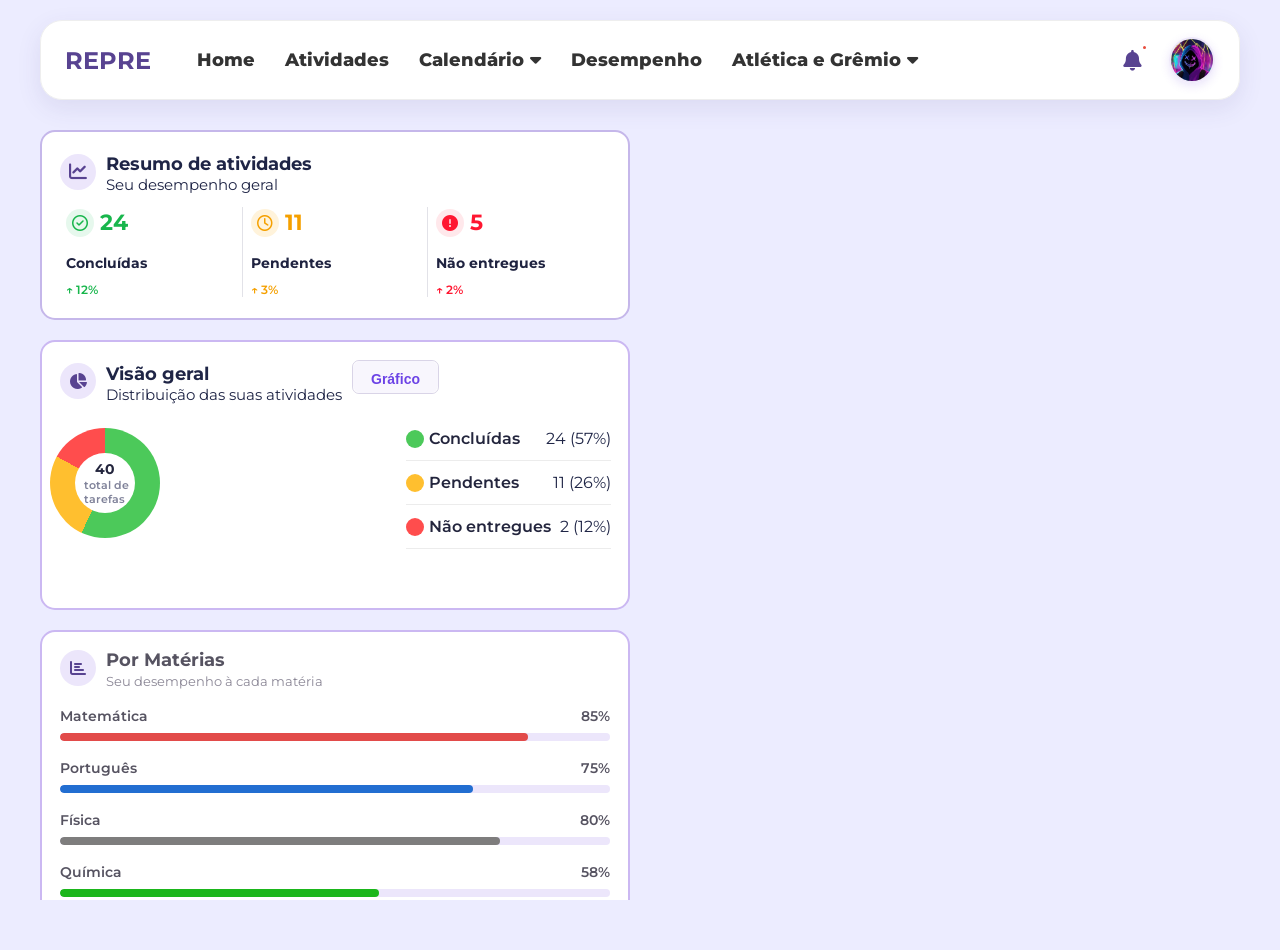
<file: dash.html>
<!DOCTYPE html>
<html lang="pt-BR">

<head>
    <meta charset="UTF-8">
    <meta name="viewport" content="width=device-width, initial-scale=1.0">
    <title>Repre</title>
    <link rel="stylesheet" href="dash.css">
    <link rel="preconnect" href="https://fonts.googleapis.com">
    <link rel="preconnect" href="https://fonts.gstatic.com" crossorigin>
    <link href="https://fonts.googleapis.com/css2?family=Montserrat:wght@400;600;700&display=swap" rel="stylesheet">
    <link rel="stylesheet" href="https://cdnjs.cloudflare.com/ajax/libs/font-awesome/6.7.2/css/all.min.css">
</head>

<body>

    <div class="layout">

        <div class="navbar">
            <div class="logo">
                <div class="logo-icon">
                    REPRE
                </div>
            </div>

            <div class="links">
                <a href="#">Home</a>
                <a href="#">Atividades</a>
                <a href="#">
                    Calendário
                    <i class="fa-solid fa-caret-down"></i>
                </a>
                <a href="#">Desempenho</a>
                <a href="#">
                    Atlética e Grêmio
                    <i class="fa-solid fa-caret-down"></i>
                </a>
            </div>
            <div class="sininho">
                <i class="fa-solid fa-bell" style="color: #584391;"></i>
            </div>
            <div class="profile">
                <img src="imagem-foto-perfil.jpg" alt="Foto de perfil">
            </div>
        </div>

        <div class="content">
            <div class="dashboard-conteudo">
                <div class="dashboard">
                    <div class="header-dash">
                        <div class="header-dash-left">
                            <div class="bola-header-dash">
                                <i class="fa-solid fa-chart-line" style="font-size: 18px; color: #584391;"></i>
                            </div>

                            <div>
                                <h2>Resumo de atividades</h2>
                                <p>Seu desempenho geral</p>
                            </div>
                        </div>
                    </div>


                    <div class="particoes">

                        <div class="card-particoes">
                            <div class="topo-particoes">
                                <div class="circle verdin"><i class="fa-regular fa-circle-check"></i></div>
                                <span class="numero verdin-text">24</span>
                            </div>

                            <h3>Concluídas</h3>
                            <p class="variacao verdin-text">↑ 12%</p>
                        </div>

                        <div class="divisoria"></div>

                        <div class="card-particoes">
                            <div class="topo-particoes">
                                <div class="circle amarelo"><i class="fa-regular fa-clock"></i></div>
                                <span class="numero amarelo-text">11</span>
                            </div>

                            <h3>Pendentes</h3>
                            <p class="variacao amarelo-text">↑ 3%</p>
                        </div>

                        <div class="divisoria"></div>

                        <div class="card-particoes">
                            <div class="topo-particoes">
                                <div class="circle vermeio"><i class="fa-solid fa-circle-exclamation"></i></div>
                                <span class="numero vermeio-text">5</span>
                            </div>

                            <h3>Não entregues</h3>
                            <p class="variacao vermeio-text">↑ 2%</p>
                        </div>
                    </div>
                </div>



                <div class="painel">
                    <div class="header-painel">
                        <div class="icon-header">
                            <i class="fa-solid fa-chart-pie" style="color: #584391;"></i>
                        </div>
                        <div class="header-painel-left">


                            <h2>Visão geral</h2>
                            <p>Distribuição das suas atividades</p>

                        </div>

                        <div class="trocas">
                            <button class="active">Gráfico</button>
                        </div>
                    </div>

                    <div class="painel-content">
                        <div class="chart">
                            <div class="pizza">
                                <div class="center">
                                    <h1>40</h1>
                                    <span>total de tarefas</span>
                                </div>
                            </div>
                        </div>

                        <div class="dados">
                            <div class="item">
                                <div class="info">
                                    <span class="bola green"></span>
                                    <p>Concluídas</p>
                                </div>

                                <span>24 (57%)</span>
                            </div>

                            <div class="item">
                                <div class="info">
                                    <span class="bola yellow"></span>
                                    <p>Pendentes</p>
                                </div>

                                <span>11 (26%)</span>
                            </div>

                            <div class="item">
                                <div class="info">
                                    <span class="bola red"></span>
                                    <p>Não entregues</p>
                                </div>

                                <span style="margin-left: 5px;">2 (12%)</span>
                            </div>
                        </div>
                    </div>
                </div>


                <div class="wrapper-painel-porMateria">
                    <div class="painel-porMateria-container">
                        <div class="painel-porMateria">
                            <div class="header-painel-porMateria">
                                <div class="icon-header-painel-porMateria">
                                    <i class="fa-solid fa-chart-bar" style="color: #584391;"></i>
                                </div>

                                <div class="header-painel-porMateria-left">
                                    <h2>Por Matérias</h2>
                                    <p>Seu desempenho à cada matéria</p>
                                </div>
                            </div>

                            <div class="painel-porMateria-content">
                                <div class="materias">
                                    <div class="materias-header">
                                        <span>Matemática</span>
                                        <span>85%</span>
                                    </div>

                                    <div class="barra-progresso">
                                        <div class="progresso matematica"></div>
                                    </div>
                                </div>

                                <div class="materias">
                                    <div class="materias-header">
                                        <span>Português</span>
                                        <span>75%</span>
                                    </div>

                                    <div class="barra-progresso">
                                        <div class="progresso portugues"></div>
                                    </div>
                                </div>

                                <div class="materias">
                                    <div class="materias-header">
                                        <span>Física</span>
                                        <span>80%</span>
                                    </div>
                                    <div class="barra-progresso">
                                        <div class="progresso fisica"></div>
                                    </div>
                                </div>

                                <div class="materias">
                                    <div class="materias-header">
                                        <span>Química</span>
                                        <span>58%</span>
                                    </div>
                                    <div class="barra-progresso">
                                        <div class="progresso quimica"></div>
                                    </div>
                                </div>

                                <div class="materias">
                                    <div class="materias-header">
                                        <span>Sociologia</span>
                                        <span>77%</span>
                                    </div>
                                    <div class="barra-progresso">
                                        <div class="progresso sociologia"></div>
                                    </div>
                                </div>

                                <div class="materias">
                                    <div class="materias-header">
                                        <span>Banco de Dados</span>
                                        <span>90%</span>
                                    </div>
                                    <div class="barra-progresso">
                                        <div class="progresso banco-dados"></div>
                                    </div>
                                </div>

                                <div class="materias">
                                    <div class="materias-header">
                                        <span>Fiolosofia</span>
                                        <span>88%</span>
                                    </div>
                                    <div class="barra-progresso">
                                        <div class="progresso filosofia"></div>
                                    </div>
                                </div>
                            </div>
                        </div>
                    </div>
                </div>
            </div>
        </div>


</body>

</html>
</file>
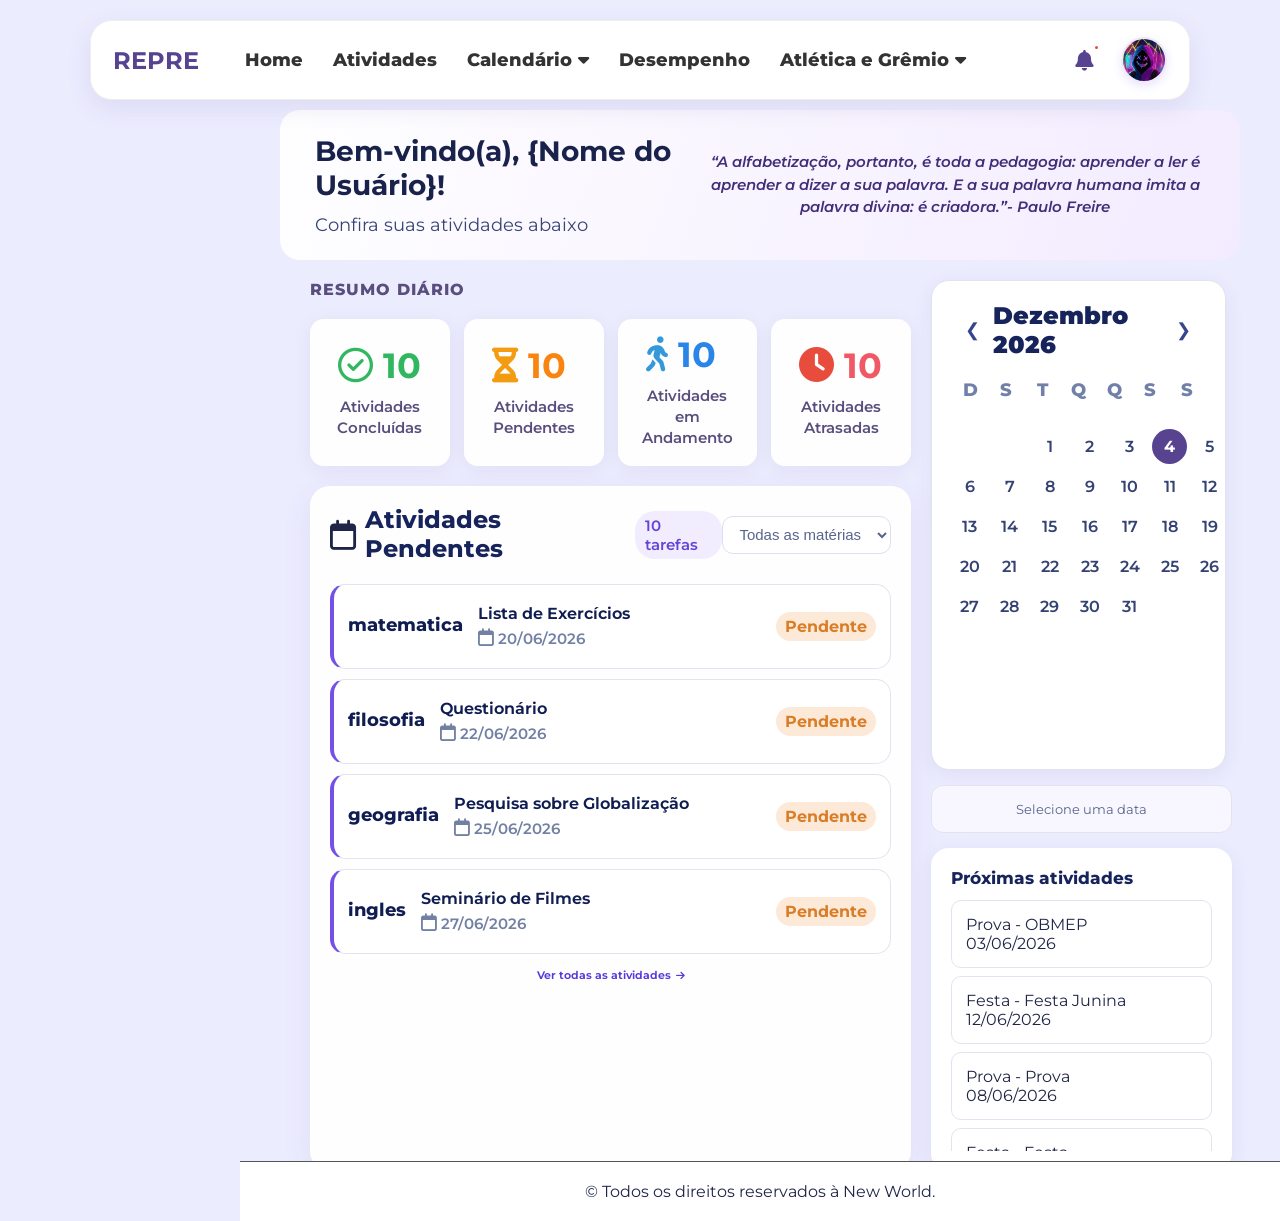
<file: home.html>
<!doctype html>
<html lang="pt-BR">

<head>
  <meta charset="UTF-8" />
  <meta name="viewport" content="width=device-width, initial-scale=1.0" />
  <title>Repre</title>
  <link rel="stylesheet" href="home.css" />
  <link rel="preconnect" href="https://fonts.googleapis.com" />
  <link rel="preconnect" href="https://fonts.gstatic.com" crossorigin />
  <link href="https://fonts.googleapis.com/css2?family=Montserrat:wght@400;600;700&display=swap" rel="stylesheet" />
  <link rel="stylesheet" href="https://cdnjs.cloudflare.com/ajax/libs/font-awesome/6.7.2/css/all.min.css" />
</head>

<body>
  <div class="layout">

    <div class="navbar">
      <div class="logo">
        <div class="logo-icon">
          REPRE
        </div>
      </div>

      <div class="links">
        <a href="#">Home</a>
        <a href="#">Atividades</a>
        <a href="#">
          Calendário
          <i class="fa-solid fa-caret-down"></i>
        </a>
        <a href="#">Desempenho</a>
        <a href="#">
          Atlética e Grêmio
          <i class="fa-solid fa-caret-down"></i>
        </a>
      </div>
      <div class="sininho">
        <i class="fa-solid fa-bell" style="color: #584391;"></i>
      </div>
      <div class="profile">
        <img src="imagem-foto-perfil.jpg" alt="Foto de perfil">
      </div>
    </div>



    <main class="content">
      <div class="containerWelcome">
        <section class="welcome">
          <div class="welcome-text">
            <h1>
              Bem-vindo(a), {Nome do Usuário}!
            </h1>
            <p>
              Confira suas atividades abaixo
            </p>
          </div>
          <div class="citacao">
            “A alfabetização, portanto, é toda a pedagogia: aprender a ler é aprender a dizer a sua palavra. E a sua
            palavra humana imita a palavra divina: é criadora.”- Paulo Freire
          </div>
        </section>

        <div class="dashboard-conteudo">

          <section class="resumo-section">

            <h2 class="resumo-title">
              Resumo Diário
            </h2>

            <div class="resumo-scroll-wrap" id="resumoScroll">

              <div class="resumo-inner">

                <div class="resumo-card verde">
                  <span class="resumo-card-num"><i class="fa-regular fa-circle-check" style="color: #30b75f;"></i>
                    10</span>
                  <span class="resumo-card-label">
                    Atividades Concluídas
                  </span>
                </div>

                <div class="resumo-card amarelo">
                  <span class="resumo-card-num"><i class="fa-solid fa-hourglass-half" style="color: #f39c12;"></i>
                    10</span>
                  <span class="resumo-card-label">
                    Atividades Pendentes
                  </span>
                </div>

                <div class="resumo-card azul">
                  <span class="resumo-card-num"><i class="fa-solid fa-person-walking" style="color: #3498db;"></i>
                    10</span>
                  <span class="resumo-card-label">
                    Atividades em Andamento
                  </span>
                </div>

                <div class="resumo-card vermei">
                  <span class="resumo-card-num"><i class="fa-solid fa-clock" style="color: #e74c3c;"></i> 10</span>
                  <span class="resumo-card-label">
                    Atividades Atrasadas
                  </span>
                </div>

              </div>
            </div>
          </section>


          <section class="wrapper-atividades">
            <div class="atividades-coluna">

              <div class="atividades-header">
                <div class="atividades-titulo">
                  <i class="fa-regular fa-calendar"></i>
                  <h2 class="title-atividades">
                    Atividades Pendentes
                  </h2>
                  <span class="contador-atividades">
                    10 tarefas
                  </span>
                </div>


                <select class="filtro-materias" id="filtro-materias">
                  <option value="todas">
                    Todas as matérias
                  </option>
                  <option value="matematica">
                    Matemática
                  </option>
                  <option value="filosofia">
                    Filosofia
                  </option>
                  <option value="geografia">
                    Geografia
                  </option>
                  <option value="ingles">
                    Inglês
                  </option>
                  <option value="historia">
                    História
                  </option>
                </select>
              </div>

              <div class="cards-container" id="cards-container">
              </div>
              <div class="ver-todas-atividades">
                <a href="#">
                  Ver todas as atividades
                  <i class="fa-solid fa-arrow-right"></i>
                </a>
              </div>
            </div>
          </section>



          <section class="coluna-calendario">

            <div class="calendario">
              <div class="calendario-header">
                <button id="prev">❮</button>
                <h2 id="mes"></h2>

                <button id="next">❯</button>

              </div>


              <div class="weekdays">

                <span>D</span>
                <span>S</span>
                <span>T</span>
                <span>Q</span>
                <span>Q</span>
                <span>S</span>
                <span>S</span>

              </div>


              <div id="calendarDays" class="days">
              </div>
        </div>

        <div id="eventoInfo" class="evento-info">

          Selecione uma data

        </div>


        <!-- PRÓXIMAS ATIVIDADES -->

        <div class="wrapper-proximos">

          <h2 class="title-proximo">
            Próximas atividades
          </h2>

          <div class="cards-container" id="proximos-container">
          </div>

        </div>
      </div>

    </main>
    <footer class="footer">
      © Todos os direitos reservados à New World.
    </footer>
  </div>

  <script src="home.js"></script>
</body>

</html>
</file>
<file: dash.css>
:root {
    --branco: rgba(255, 255, 255, 1);
    --fundo: rgb(236, 236, 255);
    --card: rgb(241, 241, 241);
    --roxo: rgba(109, 66, 219, 1);
    --roxo-claro: rgba(137, 103, 229, 1);
    --roxo-suave: rgba(245, 241, 254, 1);
    --texto: rgba(31, 37, 70, 1);
    --texto-secundario: rgba(89, 78, 125, 1);
    --texto-fraco: rgba(138, 141, 161, 1);
    --borda: rgb(83, 84, 85);
    --borda-clara: rgba(238, 240, 246, 1);
    --verde: rgba(48, 183, 95, 1);
    --verde-suave: rgba(243, 248, 249, 1);
    --vermelho: rgba(240, 88, 101, 1);
    --vermelho-suave: rgba(254, 238, 240, 1);
    --azul: rgba(42, 133, 232, 1);
    --azul-suave: rgba(235, 244, 253, 1);
    --laranja: rgba(249, 132, 15, 1);
    --laranja-suave: rgba(255, 245, 232, 1);
    --sombra: 0 4px 20px rgba(31, 37, 70, .06);
    --sombra-hover: 0 8px 28px rgba(109, 66, 219, .12);
    --raio: 14px;
    --transicao: .25s ease
}

*,
*::before,
*::after {
    box-sizing: border-box;
    margin: 0;
    padding: 0
}

html,
body {
    width: 100%;
    min-height: 100%
}

body {
    min-height: 100vh;
    overflow-x: hidden;
    font-family: "Montserrat", sans-serif;
    background-color: var(--fundo);
    color: var(--texto);
}

.layout {
    min-height: 100vh;
    display: flex;
    flex-direction: column;
    background: var(--fundo);
}

.navbar {
    position: sticky;
    top: 20px;
    z-index: 1000;

    width: calc(100% - 80px);
    max-width: 1400px;
    height: 80px;
    margin: 20px auto 0;

    padding: 0 24px;
    background: rgba(255, 255, 255, .96);
    border: 1px solid #eeeeee;
    border-radius: 22px;
    box-shadow: 0 8px 25px rgba(70, 60, 130, .10);

    display: flex;
    align-items: center;
    gap: 15px;
}

.logo {
    display: flex;
    align-items: center;
    flex-shrink: 0;
    margin-right: 10px;
}

.logo-icon {
    width: auto;
    height: 45px;
    display: flex;
    align-items: center;
    justify-content: center;
    color: #584391;
    border-radius: 12px;
    font-size: 24px;
    font-weight: 700;
    white-space: nowrap;
}

.links {
    display: flex;
    align-items: center;
    gap: 8px;
    margin-left: 10px;
    flex: 1;
}

.links a {
    display: flex;
    align-items: center;
    gap: 6px;
    padding: 9px 11px;
    border-radius: 10px;
    text-decoration: none;
    color: #333333;
    font-size: 18px;
    font-weight: 800;
    white-space: nowrap;
    transition: all 0.25s ease;
}

.links a:hover {
    color: #584391;
    background-color: #f1edfa;
}

.links a.active {
    color: #584391;
    background-color: #f1edfa;
    font-weight: 600;
}

.sininho {
    position: relative;
    width: 44px;
    height: 44px;
    display: flex;
    align-items: center;
    justify-content: center;
    flex-shrink: 0;
    border-radius: 10px;
    font-size: 21px;
    cursor: pointer;
    transition: 0.25s ease;
}

.sininho:hover {
    background-color: #f1edfa;
}

.sininho::after {
    content: "";
    position: absolute;
    top: 6px;
    right: 6px;
    width: 7px;
    height: 7px;
    border-radius: 50%;
    background-color: #e74c3c;
    border: 2px solid white;
}

.profile {
    width: 46px;
    height: 46px;
    flex-shrink: 0;
    border-radius: 50%;
    overflow: hidden;
    border: 2px solid #eee8fa;
    box-shadow: 0 3px 10px rgba(109, 66, 219, .15);
    cursor: pointer;
    transition: .25s ease;
}

.profile:hover {
    transform: scale(1.05);
    border-color: #584391;
}

.profile img {
    width: 100%;
    height: 100%;
    display: block;
    object-fit: cover;
}

.welcome {
    background: linear-gradient(110deg, #fffffff5, #f3ebff);
    min-height: 110px;
    border-radius: 20px;
    padding: 24px 35px;
    display: flex;
    align-items: center;
    justify-content: space-between;
    margin-bottom: 20px;
    overflow: hidden;
    animation: fadeDown .5s .1s ease both;
}

.welcome .welcome-text {
    display: flex;
    flex-direction: column;
    gap: 4px;
}

.welcome h1 {
    font-size: 28px;
    margin: 0 0 8px 0;
    color: #19224b;
}

.welcome p {
    margin: 0;
    color: #374474;
    font-size: 18px;
}

.citacao {
    font-style: italic;
    color: #422e79;
    max-width: 500px;
    text-align: center;
    line-height: 1.5;
    font-size: 15px;
    font-weight: 600;
}



.content {
    width: 100%;
    max-width: 1400px;
    margin: 0 auto;

    padding: 30px 40px 50px;
    overflow: visible;
}

.dashboard-conteudo {
    width: 100%;
    margin: 0;
    display: grid;
    grid-template-columns: minmax(0, 1fr) minmax(0, 1fr);
    grid-auto-rows: auto;
    gap: 20px;
    align-items: start;
}

.dashboard {
    width: 100%;
    min-height: 190px;

    background: #fff;
    border: 2px solid #c5b7ea;
    border-radius: 15px;

    padding: 18px;

    overflow: hidden;

    /* Primeira coluna */
    grid-column: 1;
}

.header-dash {
    display: flex;
    justify-content: space-between;
    align-items: center;
    margin-bottom: 14px;
}

.header-dash-left {
    display: flex;
    align-items: center;
    gap: 10px;
}

.bola-header-dash {
    width: 36px;
    height: 36px;
    border-radius: 50%;
    background: #ece6fb;
    display: flex;
    align-items: center;
    justify-content: center;
    font-size: 14px;
}

.header-dash h2 {
    font-size: 18px;
    margin-top: 5px;
    line-height: 1.1;
}

.header-dash p {
    font-size: 15px;
    margin-top: 2px;
    line-height: 1.1;
}

.periodo {
    margin-right: -8px;
    margin-top: -16px;
    font-size: 12px;
    white-space: nowrap;
    color: #584391;
    font-weight: 600;
}

.particoes {
    display: flex;
    height: calc(100% - 50px);
    align-items: stretch;
}

.card-particoes {
    flex: 1;
    padding: 0 6px;
    display: flex;
    flex-direction: column;
    align-items: baseline;
    text-align: center;
}

.topo-particoes {
    display: flex;
    align-items: center;
    justify-content: center;
    gap: 6px;
    margin-bottom: 8px;
    min-height: 32px;
}

.circle {
    width: 28px;
    height: 28px;
    min-width: 28px;
    border-radius: 50%;
    display: flex;
    align-items: center;
    justify-content: center;
}

.numero {
    font-size: 22px;
    font-weight: 700;
    line-height: 1;
}


.card-particoes h3 {
    font-size: 14px;
    color: #1f2340;
    line-height: 1.2;
    min-height: 32px;
    display: flex;
    align-items: center;
    justify-content: center;
    margin-bottom: 6px;
}

.variacao {
    font-size: 12px;
    font-weight: 600;
    margin-top: -3px;
}

.verdin {
    background: #e6f8ed;
    color: #18b64c;
}

.verdin-text {
    color: #18b64c;
}

.amarelo {
    background: #fff3db;
    color: #f5a000;
}

.amarelo-text {
    color: #f5a000;
}

.vermeio {
    background: #ffe8eb;
    color: #ff1731;
}

.vermeio-text {
    color: #ff1731;
}

.divisoria {
    width: 1px;
    background: #e2e2e8;
    margin: 0 2px;
}

.painel {
    width: 100%;
    height: 270px;

    margin: 0;

    background: #fff;
    border: 2px solid #cbb8f2;
    border-radius: 15px;

    padding: 18px;

    overflow: hidden;

    /* Segunda linha da primeira coluna */
    grid-column: 1;
}

.header-painel {
    display: flex;
    align-items: flex-start;
    gap: 10px;
    margin-bottom: 14px;
}

.header-painel-left {
    display: flex;
    flex-direction: column;
    justify-content: center;
}

.header-painel-left h2 {
    font-size: 18px;
    margin-top: 5px;
    line-height: 1.1;
}

.header-painel-left p {
    margin: 2px 0 0;
    font-size: 15px;
    margin-top: 2px;
    line-height: 1.1;
}

.icon-header {
    width: 36px;
    height: 36px;
    border-radius: 50%;
    background: #ece6fb;
    display: flex;
    align-items: center;
    justify-content: center;
    font-size: 16px;
    flex-shrink: 0;
    margin-top: 3px;
}

.trocas {
    display: flex;
    background: #fff;
    border: 1px solid #d9d4e7;
    border-radius: 7px;
    width: fit-content;
}

.trocas button {
    border: none;
    background: transparent;
    padding: 10px 18px;
    height: 32px;
    border-radius: 8px;
    font-size: 14px;
    font-weight: 700;
    cursor: pointer;
    transition: all 0.2s ease;
}

.trocas .active {
    background: #f8f6fd;
    color: #6c43e6;
}

.painel-content {
    display: flex;
    justify-content: space-between;
    align-items: center;
    margin-top: 10px;
}

.pizza {
    width: 110px;
    height: 110px;
    border-radius: 50%;
    background: conic-gradient(#4cc95a 0% 57%,
            #ffbf2f 57% 83%,
            #ff4d4d 83% 100%);
    display: flex;
    justify-content: center;
    align-items: center;
    margin-left: -10px;
}

.center {
    width: 60px;
    height: 60px;
    background: white;
    border-radius: 50%;
    display: flex;
    flex-direction: column;
    justify-content: center;
    align-items: center;
}

.center h1 {
    font-size: 14px;
    color: #23253d;
}

.center span {
    color: #80839a;
    font-size: 11px;
    font-weight: 600;
    margin-left: 9px;
}

.dados {
    width: 205px;
    margin-right: -1px;
}

.item {
    display: flex;
    justify-content: space-between;
    align-items: center;
    padding: 12px 0;
    border-bottom: 1px solid #ececec;
}

.info {
    display: flex;
    align-items: center;
    gap: 5px;
}

.bola {
    width: 18px;
    height: 18px;
    border-radius: 50%;
}

.green {
    background: #4cc95a;
}

.yellow {
    background: #ffbf2f;
}

.red {
    background: #ff4d4d;
}

.info p {
    font-size: 16px;
    color: #23253d;
    font-weight: 600;
}



.wrapper-painel-porMateria {
    width: 100%;

    margin: 0;

    display: flex;
    flex-direction: column;

    grid-column: 1;
}


.painel-porMateria-container {
    width: 100%;
    display: flex;
    flex-direction: column;
    gap: 8px;
    max-height: 270px;
    overflow-y: auto;
    overflow-x: hidden;
}


.painel-porMateria {
    width: 100%;

    background: #fff;
    border: 2px solid #cbb8f2;
    border-radius: 15px;

    padding: 18px;
}


.painel-porMateria-container::-webkit-scrollbar {
    display: none;
}

.header-painel-porMateria {
    display: flex;
    align-items: flex-start;
    gap: 10px;
    margin-bottom: 18px;
}

.icon-header-painel-porMateria {
    width: 36px;
    height: 36px;
    border-radius: 50%;
    background: #ece6fb;
    display: flex;
    align-items: center;
    justify-content: center;
    font-size: 16px;
    flex-shrink: 0;
}

.header-painel-porMateria-left {
    display: flex;
    flex-direction: column;
}

.header-painel-porMateria-left h2 {
    font-size: 18px;
    font-weight: 700;
    color: #565361;
    margin: 0;
    line-height: 1.2;
}

.header-painel-porMateria-left p {
    font-size: 13px;
    color: #8b8796;
    margin: 2px 0 0;
    line-height: 1.2;
}

.painel-porMateria-content {
    width: 100%;
    gap: 15px;
}

.materias {
    margin-bottom: 18px;
}

.materias:last-child {
    margin-bottom: 5px;
}

.materias-header {
    display: flex;
    justify-content: space-between;
    align-items: center;
    margin-bottom: 8px;
}

.materias-header span {
    align-items: right;
    text-align: right;
    font-size: 14px;
    font-weight: 600;
    color: #565361;
}

.barra-progresso {
    width: 100%;
    height: 8px;
    background: #ece6fb;
    border-radius: 999px;
    overflow: hidden;
}

.progresso {
    height: 100%;
    border-radius: 999px;
    transition: width 0.3s ease;
}

.matematica {
    width: 85%;
    background: #E24B4A;
    ;
}

.portugues {
    width: 75%;
    background: #226ed1;
}

.fisica {
    width: 80%;
    background: #7e7d7d;
}

.banco-dados {
    width: 90%;
    background: #19447c;
}

.quimica {
    width: 58%;
    background: #1bb61b;
}

.sociologia {
    width: 77%;
    background: #a5b41d;
}

.filosofia {
    width: 88%;
    background: #6d1cb8;
}

@media (max-width: 420px) {
    .fundo-pagina {
        padding: 0;
        background: #ffffff;
        align-items: flex-start;
    }

    .frame-celular {
        width: 100%;
        min-height: 100vh;
        border-radius: 0;
        border: none;
        box-shadow: none;
    }
}
</file>
<file: home.css>
:root {
    --branco: rgba(255, 255, 255, 1);
    --fundo: rgb(236, 236, 255);
    --card: rgb(241, 241, 241);
    --roxo: rgba(109, 66, 219, 1);
    --roxo-claro: rgba(137, 103, 229, 1);
    --roxo-suave: rgba(245, 241, 254, 1);
    --texto: rgba(31, 37, 70, 1);
    --texto-secundario: rgba(89, 78, 125, 1);
    --texto-fraco: rgba(138, 141, 161, 1);
    --borda: rgb(83, 84, 85);
    --borda-clara: rgba(238, 240, 246, 1);
    --verde: rgba(48, 183, 95, 1);
    --verde-suave: rgba(243, 248, 249, 1);
    --vermelho: rgba(240, 88, 101, 1);
    --vermelho-suave: rgba(254, 238, 240, 1);
    --azul: rgba(42, 133, 232, 1);
    --azul-suave: rgba(235, 244, 253, 1);
    --laranja: rgba(249, 132, 15, 1);
    --laranja-suave: rgba(255, 245, 232, 1);
    --sombra: 0 4px 20px rgba(31, 37, 70, .06);
    --sombra-hover: 0 8px 28px rgba(109, 66, 219, .12);
    --raio: 14px;
    --transicao: .25s ease
}

*,
*::before,
*::after {
    box-sizing: border-box;
    margin: 0;
    padding: 0
}

html,
body {
    width: 100%;
    min-height: 100%
}

body {
    min-height: 100vh;
    overflow-x: hidden;
    font-family: "Montserrat", sans-serif;
    background-color: var(--fundo);
    color: var(--texto);
}

.layout {
    min-height: 100vh;
    display: grid;
    grid-template-columns: 240px 1fr;
    grid-template-rows: 70px 1fr 60px;
    grid-template-areas: "header navbar" "sidebar content" "sidebar footer";
    background-color: var(--fundo)
}


.navbar {
    position: fixed;
    top: 20px;
    left: 50%;
    transform: translateX(-50%);
    width: calc(100% - 180px);
    max-width: 1200px;
    height: 80px;
    padding: 0 22px;
    box-sizing: border-box;
    background: rgba(255, 255, 255, 0.96);
    border: 1px solid #eeeeee;
    border-radius: 22px;
    box-shadow: 0 8px 25px rgba(70, 60, 130, 0.10);
    display: flex;
    align-items: center;
    gap: 15px;
    z-index: 1000;
}

.logo {
    display: flex;
    align-items: center;
    flex-shrink: 0;
    margin-right: 10px;
}

.logo-icon {
    width: auto;
    height: 45px;
    display: flex;
    align-items: center;
    justify-content: center;
    color: #584391;
    border-radius: 12px;
    font-size: 24px;
    font-weight: 700;
    white-space: nowrap;
}

.links {
    display: flex;
    align-items: center;
    gap: 8px;
    margin-left: 10px;
    flex: 1;
}

.links a {
    display: flex;
    align-items: center;
    gap: 6px;
    padding: 9px 11px;
    border-radius: 10px;
    text-decoration: none;
    color: #333333;
    font-size: 18px;
    font-weight: 800;
    white-space: nowrap;
    transition: all 0.25s ease;
}

.links a:hover {
    color: #584391;
    background-color: #f1edfa;
}

.links a.active {
    color: #584391;
    background-color: #f1edfa;
    font-weight: 600;
}

.sininho {
    position: relative;
    width: 44px;
    height: 44px;
    display: flex;
    align-items: center;
    justify-content: center;
    flex-shrink: 0;
    border-radius: 10px;
    font-size: 21px;
    cursor: pointer;
    transition: 0.25s ease;
}

.sininho:hover {
    background-color: #f1edfa;
}

.sininho::after {
    content: "";
    position: absolute;
    top: 6px;
    right: 6px;
    width: 7px;
    height: 7px;
    border-radius: 50%;
    background-color: #e74c3c;
    border: 2px solid white;
}

.profile {
    width: 46px;
    height: 46px;
    flex-shrink: 0;
    border-radius: 50%;
    overflow: hidden;
    border: 2px solid #eee8fa;
    box-shadow: 0 3px 10px rgba(109, 66, 219, .15);
    cursor: pointer;
    transition: .25s ease;
}

.profile:hover {
    transform: scale(1.05);
    border-color: #584391;
}

.profile img {
    width: 100%;
    height: 100%;
    display: block;
    object-fit: cover;
}

.welcome {
    background: linear-gradient(110deg, #fffffff5, #f3ebff);
    min-height: 110px;
    border-radius: 20px;
    padding: 24px 35px;
    display: flex;
    align-items: center;
    justify-content: space-between;
    margin-bottom: 20px;
    overflow: hidden;
    animation: fadeDown .5s .1s ease both;
}

.welcome .welcome-text {
    display: flex;
    flex-direction: column;
    gap: 4px;
}

.welcome h1 {
    font-size: 28px;
    margin: 0 0 8px 0;
    color: #19224b;
}

.welcome p {
    margin: 0;
    color: #374474;
    font-size: 18px;
}

.citacao {
    font-style: italic;
    color: #422e79;
    max-width: 500px;
    text-align: center;
    line-height: 1.5;
    font-size: 15px;
    font-weight: 600;
}


.content {
    grid-area: content;
    display: flex;
    flex-direction: column;
    width: 100%;
    min-width: 0;
    padding: 40px 40px 50px;
    overflow-y: auto;
    overflow-x: hidden;
    background-color: var(--fundo);
}
 
.dashboard-conteudo {
    width: 96%;
    height: 89%;
    margin: 20px 30px;
    display: grid;
    grid-template-columns: minmax(0, 2fr) minmax(300px, 1fr);
    grid-template-rows: auto 1fr; 
    align-items: stretch;
    gap: 20px;
    box-sizing: border-box;
}

.resumo-section {
    grid-column: 1;
    grid-row: 1;
}

.resumo-title {
    font-size: 16px;
    font-weight: 800;
    color: var(--texto-secundario);
    text-transform: uppercase;
    letter-spacing: .06em;
    margin: 0 0 20px;
    animation: fadeDown .5s .1s ease both;
    text-align: left;

}

.resumo-inner {
    width: 100%;
    display: grid;
    grid-template-columns: repeat(4, minmax(0, 1fr));
    gap: 14px;
    box-sizing: border-box;
}

.resumo-card {
    width: 100%;
    min-width: 0;
    min-height: 125px;
    box-sizing: border-box;
    background-color: rgba(255, 255, 255, 0.96);
    border-radius: var(--raio);
    padding: 18px;
    display: flex;
    flex-direction: column;
    justify-content: center;
    gap: 7px;
    box-shadow: var(--sombra);
    transition: var(--transicao)
}

.resumo-card:hover {
    transform: translateY(-3px);
    box-shadow: var(--sombra-hover)
}

.resumo-card-num {
    font-size: 35px;
    font-weight: 700;
    line-height: 1;
    margin-bottom: 6px;
    margin-left: 10px;
}

.resumo-card-label {
    width: 100%;
    text-align: center;
    font-size: 15px;
    color: var(--texto-secundario);
    line-height: 1.4;
    font-weight: 600;
}

.verde .resumo-card-num {
    color: var(--verde)
}

.amarelo .resumo-card-num {
    color: var(--laranja)
}

.azul .resumo-card-num {
    color: var(--azul)
}

.vermei .resumo-card-num {
    color: var(--vermelho)
}


.wrapper-atividades {
    grid-column: 1;
    grid-row: 2;
    width: 100%;
    height: 100%;
    margin: 0;
    box-sizing: border-box;
}

.atividades-coluna {
    width: 100%;
    height: 100%;
    background: rgba(255, 255, 255, 0.96);
    border-radius: 20px;
    padding: 20px;
    box-sizing: border-box;
    box-shadow: 0 8px 30px rgba(77, 62, 135, 0.08);
}

.atividades-header {
    width: 100%;
    display: flex;
    align-items: center;
    justify-content: space-between;
    margin-bottom: 20px;
}

.atividades-titulo {
    display: flex;
    align-items: center;
    gap: 9px;
    font-size: 30px;
    font-weight: 750;
}

.title-atividades {
    margin: 0;
    font-size: 24px;
    font-weight: 750;
    color: #17245c;
    line-height: 1.2;
}

.contador-atividades {
    padding: 5px 10px;
    background: #f1edff;
    color: #6543d7;
    border-radius: 20px;
    font-size: 15px;
    font-weight: 600;
}

.filtro-materias {
    width: 178px;
    height: 38px;
    padding: 0 12px;
    border: 1px solid #dddff0;
    border-radius: 11px;
    background: white;
    color: #59658c;
    font-size: 15px;
    outline: none;
    cursor: pointer;
    transition: .2s ease;
}

.filtro-materias:hover {
    border-color: #cfc5f5;
}

.filtro-materias:focus {
    border-color: #7351df;
    box-shadow: 0 0 0 3px rgba(115, 81, 223, .08);
}

.atividades-coluna .cards-container {
    width: 100%;
    display: flex;
    flex-direction: column;
    gap: 10px;
    box-sizing: border-box;
    max-height: none;
    overflow: visible;
}


.card-atividades {
    width: 100%;
    min-height: 85px;
    display: flex;
    align-items: center;
    gap: 15px;
    padding: 10px 14px 10px 14px;
    box-sizing: border-box;
    background: #ffffff;
    border: 1px solid #e2e3ef;
    border-left: 4px solid #7351e8;
    border-radius: 15px;
    transition: .2s ease;
}

.card-atividades:hover {
    border-color: #d7d1f4;
    box-shadow: 0 4px 14px rgba(92, 72, 170, .07);
    transform: translateY(-1px);
}

.card-atividades.matematica .atividade-materia {
    color: #6040db;
    background: #eeeaff;
}

.card-atividades.filosofia .atividade-materia {
    color: #3470d9;
    background: #eaf1ff;
}

.card-atividades.geografia .atividade-materia {
    color: #e66d00;
    background: #fff0df;
}

.card-atividades.ingles .atividade-materia {
    color: #15957c;
    background: #def7f0;
}

.card-atividades.historia .atividade-materia {
    color: #e6535c;
    background: #ffe9eb;
}

.atividade-conteudo {
    flex: 1;
    min-width: 0;
    display: flex;
    flex-direction: column;
    justify-content: center;
}

.card-atividades-title {
    margin: 0;
    color: #101d52; /* FIX: era estilo de badge (fundo roxo + pill) igual ao contador; agora é texto de título */
    font-size: 18px;
    font-weight: 750;
    line-height: 1.3;
}

.card-atividades-conteudo {
    margin: 0;
    color: #101d52;
    font-size: 16px;
    font-weight: 650;
    line-height: 1.3;
}

.atividade-informacoes {
    display: flex;
    align-items: center;
    gap: 10px;
    margin-top: 4px;
}

.card-atividades-data {
    display: flex;
    align-items: center;
    gap: 4px;
    color: #7180a3;
    font-size: 15px;
    font-weight: 600;
}

.card-atividades-data i {
    font-size: 18px;
}

.atividade-status {
    display: flex;
    align-items: center;
    justify-content: center;
    text-align: center;
}

.card-atividades-status {
    padding: 5px 9px;
    border-radius: 20px;
    font-size: 16px;
    font-weight: 700;
    white-space: nowrap;
    color: #da7d27;
    background: #fde9d7;
}

.ver-todas-atividades {
    width: 100%;
    display: flex;
    justify-content: center;
    margin-top: 14px;
}

.ver-todas-atividades a {
    display: flex;
    align-items: center;
    gap: 5px;
    color: #5837db;
    font-size: 11px;
    font-weight: 650;
    text-decoration: none;
    transition: .2s ease;
}

.ver-todas-atividades a:hover {
    color: #3921a5;
}

.ver-todas-atividades i {
    font-size: 10px;
}


.coluna-calendario {
    grid-column: 2;
    grid-row: 1 / 3;
    width: 100%;
    height: 100%;
    display: flex;
    flex-direction: column;
    gap: 15px;
    box-sizing: border-box;
}

.calendario {
    width: 98%;
    height: 55%;
    box-sizing: border-box;
    background: #fff;
    border: 1px solid #e2e3ef;
    border-radius: 18px;
    padding: 20px;
    box-shadow: 0 5px 20px rgba(44, 55, 120, 0.07);
}

.calendario-header {
    display: flex;
    justify-content: space-between;
    align-items: center;
}

.calendario-header h2 {
    margin: 0;
    color: #17245c;
    font-size: 24px;
    font-weight: 900;
}

.calendario-header button {
    width: 50px;
    height: 50px;
    display: flex;
    align-items: center;
    justify-content: center;
    border: none;
    border-radius: 8px;
    background: transparent;
    color: #36458c;
    font-size: 18px;
    cursor: pointer;
}

.calendario-header button:hover {
    background: #eeeaff;
}


.weekdays,
.days {
    display: grid;
    grid-template-columns: repeat(7, 1fr);
    text-align: center;
}

.weekdays {
    margin-top: 20px;
    color: #7080a9;
    font-size: 18px;
    font-weight: 800;
}

.days {
    gap: 5px;
    margin-top: 28px;
}

.day,
.today {
    width: 35px;
    height: 35px;
    display: flex;
    align-items: center;
    justify-content: center;
    margin: auto;
    border-radius: 50%;
    font-size: 12px;
    cursor: pointer;
}

.day {
    color: #344274;
    font-weight: 600;
    font-size: 16px;
}

.day:hover {
    background: #eeeaff;
}

.today {
    background: #584391;
    color: #fff;
    font-weight: bold;
}


.evento-info {
    width: 100%;
    box-sizing: border-box;
    margin-top: 0;
    padding: 15px;
    border-radius: 12px;
    background: #f8f7ff;
    border: 1px solid #e2e3ef;
    color: #59658c;
    font-size: 13px;
    text-align: center;
}

.wrapper-proximos {
    width: 100%;
    box-sizing: border-box;
    background: #fff;
    border-radius: 18px;
    padding: 20px;
    box-shadow: 0 5px 20px rgba(44, 55, 120, 0.07);
    flex: 1;
    display: flex;
    flex-direction: column;
    min-height: 0; 
}

.title-proximo {
    margin: 0 0 12px;
    color: #17245c;
    font-size: 17px;
    font-weight: 750;
    text-align: left;
}


.wrapper-proximos .cards-container {
    width: 100%;
    display: flex;
    flex-direction: column;
    gap: 8px;
    box-sizing: border-box;
    flex: 1;
    min-height: 0;
    overflow-y: auto;
    overflow-x: hidden;
}

.wrapper-proximos .cards-container::-webkit-scrollbar {
    display: none;
}

.card-proximos {
    width: 100%;
    box-sizing: border-box;
    display: flex;
    flex-direction: column;
    margin: 0;
    padding: 14px;
    background: #ffffff;
    border-radius: 10px;
    border: 1px solid #e2e3ef;
}



.footer {
    width: 100%;
    grid-area: footer;
    display: flex;
    align-items: center;
    justify-content: center;
    background-color: var(--branco);
    border-top: 1px solid var(--borda);
    padding: 0 20px
}

.footer p {
    font-size: 13px;
    color: var(--texto-fraco)
}

::-webkit-scrollbar {
    width: 8px
}

::-webkit-scrollbar-track {
    background: var(--fundo)
}

::-webkit-scrollbar-thumb {
    background: rgba(109, 66, 219, .30);
    border-radius: 20px
}

::-webkit-scrollbar-thumb:hover {
    background: var(--roxo)
}

@keyframes fadeDown {
    from {
        opacity: 0;
        transform: translateY(-8px)
    }

    to {
        opacity: 1;
        transform: translateY(0)
    }
}
</file>
